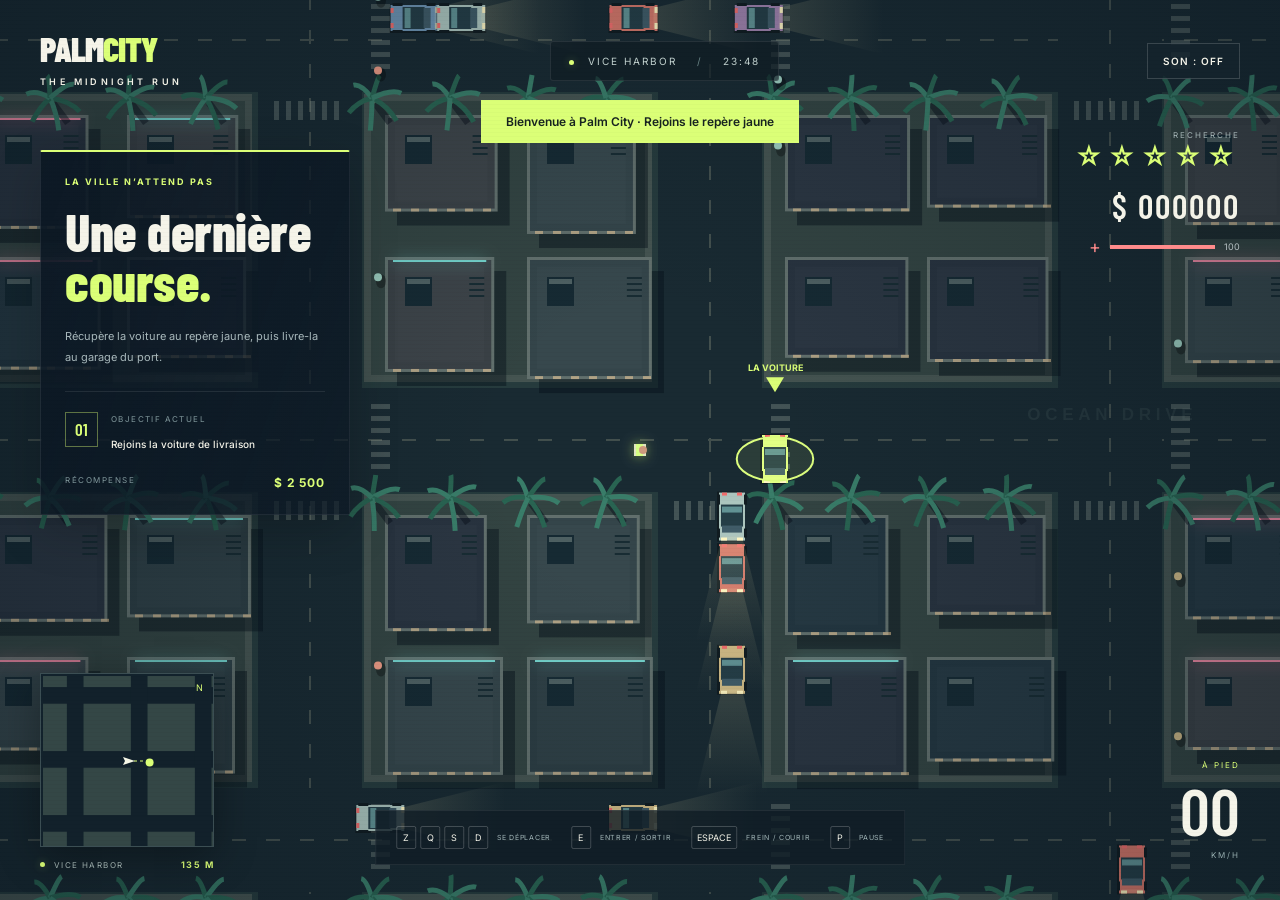
<file: index.html>
<!doctype html>
<html lang="fr"><head><meta charset="utf-8"><meta name="viewport" content="width=device-width,initial-scale=1"><title>PALM CITY — Midnight Run</title><link rel="stylesheet" href="style.css"></head><body>
<canvas id="game" aria-label="Jeu Palm City en vue du dessus"></canvas>
<div class="grain"></div>
<header><a class="brand" href="./">PALM<span>CITY</span><small>THE MIDNIGHT RUN</small></a><div class="district"><i></i> VICE HARBOR <span> / </span> 23:48</div><button id="sound" title="Activer ou couper le son">SON : OFF</button></header>
<aside class="mission"><div class="eyebrow">LA VILLE N’ATTEND PAS</div><h1>Une dernière<br><em>course.</em></h1><p id="brief">Récupère la voiture au repère jaune,<br>puis livre-la au garage du port.</p><div class="objective"><span id="step">01</span><div><small>OBJECTIF ACTUEL</small><strong id="objective">Rejoins la voiture de livraison</strong></div></div><div class="reward">RÉCOMPENSE <b id="reward">$ 2 500</b></div></aside>
<section class="stats"><div class="wanted"><span>RECHERCHE</span><b id="stars">☆☆☆☆☆</b></div><div class="cash" id="cash">$ 000000</div><div class="health"><span>+</span><div><i id="health"></i></div><small id="hp">100</small></div></section>
<div id="toast" role="status"></div>
<div class="bottom-left"><div class="map-frame"><canvas id="map" width="170" height="170"></canvas><span>N</span></div><div class="map-caption"><i></i> VICE HARBOR <b id="distance">— M</b></div></div>
<div class="controls"><div><kbd>Z</kbd><kbd>Q</kbd><kbd>S</kbd><kbd>D</kbd><span>SE DÉPLACER</span></div><div><kbd>E</kbd><span>ENTRER / SORTIR</span></div><div><kbd>ESPACE</kbd><span>FREIN / COURIR</span></div><div><kbd>P</kbd><span>PAUSE</span></div></div>
<div class="speed"><small id="mode">À PIED</small><strong id="speed">00</strong><span>KM/H</span></div>
<div id="overlay" class="hidden"><div class="modal"><div class="eyebrow">PALM CITY / MIDNIGHT RUN</div><h2 id="overlay-title">En pause.</h2><p id="overlay-text">La nuit est encore jeune.</p><button id="resume">REPRENDRE LA COURSE ↗</button></div></div>
<div class="mobile"><button data-key="w">▲</button><button data-key="a">◀</button><button data-key="s">▼</button><button data-key="d">▶</button><button data-key="e">E</button><button data-key=" ">●</button></div>
<script src="game.js"></script></body></html>
</file>
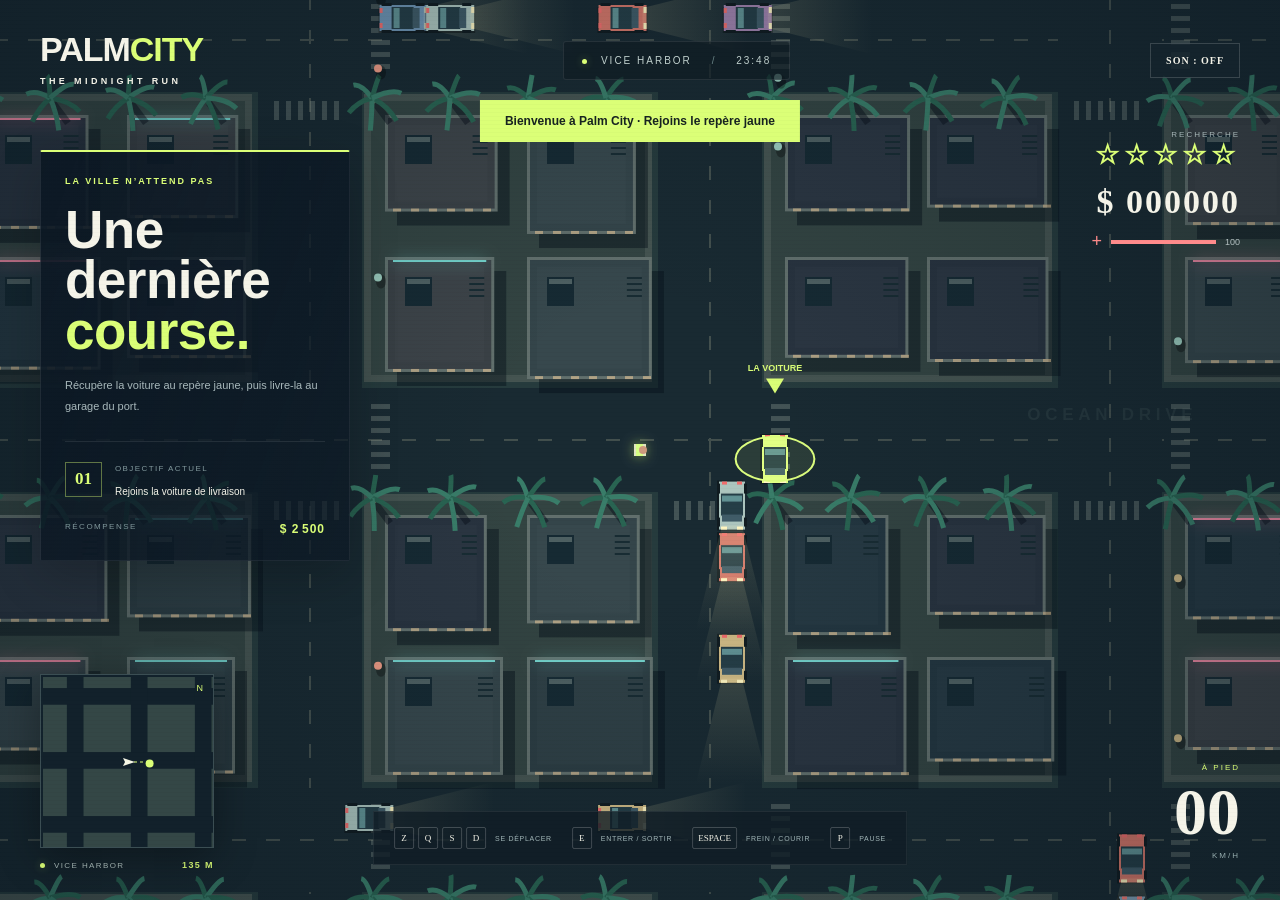
<file: Palm-City.html>
<!doctype html>
<html lang="fr">
  <head>
    <meta charset="utf-8" />
    <meta name="viewport" content="width=device-width,initial-scale=1" />
    <title>PALM CITY — Midnight Run</title>
    <style>
      :root {
        --lime: #dbff77;
        --white: #f5f4e9;
      }
      * {
        box-sizing: border-box;
      }
      body {
        margin: 0;
        overflow: hidden;
        background: #101d25;
        color: var(--white);
        font-family: Inter, Arial, sans-serif;
      }
      #game {
        display: block;
        width: 100vw;
        height: 100vh;
      }
      .grain {
        position: fixed;
        inset: 0;
        pointer-events: none;
        background: repeating-linear-gradient(
          0deg,
          transparent,
          transparent 3px,
          #00000009 4px
        );
        z-index: 1;
      }
      header {
        position: absolute;
        top: 35px;
        left: 40px;
        right: 40px;
        display: flex;
        align-items: center;
        justify-content: space-between;
      }
      .brand {
        text-decoration: none;
        color: var(--white);
        font:
          900 34px/0.85 "Barlow Condensed",
          Impact,
          sans-serif;
        letter-spacing: -1px;
      }
      .brand span {
        color: var(--lime);
      }
      .brand small {
        display: block;
        font:
          600 9px Inter,
          sans-serif;
        letter-spacing: 3.4px;
        margin-top: 12px;
      }
      .district {
        font-size: 10px;
        letter-spacing: 2px;
        color: #c1d1ce;
        background: #101b23aa;
        border: 1px solid #ffffff16;
        padding: 13px 18px;
        border-radius: 3px;
      }
      .district i,
      .map-caption i {
        display: inline-block;
        width: 5px;
        height: 5px;
        border-radius: 50%;
        background: var(--lime);
        margin-right: 9px;
        box-shadow: 0 0 9px #dbff7755;
      }
      .district span {
        margin: 0 15px;
        color: #6a8587;
      }
      button {
        cursor: pointer;
        color: var(--white);
        background: #14242ccc;
        border: 1px solid #ffffff28;
        padding: 11px 15px;
        font: 600 10px Inter;
        letter-spacing: 1px;
      }
      .mission {
        position: absolute;
        left: 40px;
        top: 150px;
        width: 310px;
        padding: 24px;
        background: linear-gradient(110deg, #0c1824ef, #0c1824ad);
        border: 1px solid #ffffff12;
        border-top: 2px solid var(--lime);
        border-radius: 2px;
        box-shadow: 0 15px 50px #0003;
      }
      .eyebrow {
        font-size: 9px;
        letter-spacing: 2px;
        color: var(--lime);
        font-weight: 700;
      }
      h1 {
        font:
          800 53px/0.95 "Barlow Condensed",
          Impact,
          sans-serif;
        letter-spacing: -0.5px;
        margin: 19px 0;
      }
      h1 em {
        color: var(--lime);
        font-style: normal;
      }
      .mission p {
        font-size: 11px;
        line-height: 1.9;
        color: #a9b9bc;
        margin-bottom: 24px;
      }
      .objective {
        display: flex;
        gap: 13px;
        border-top: 1px solid #ffffff16;
        padding-top: 20px;
      }
      .objective > span {
        border: 1px solid #dbff7766;
        color: var(--lime);
        font: 600 17px "Barlow Condensed";
        padding: 6px 9px;
        height: 35px;
      }
      .objective small {
        display: block;
        color: #82999d;
        font-size: 8px;
        letter-spacing: 1.4px;
        margin: 2px 0 8px;
      }
      .objective strong {
        font-size: 10px;
        font-weight: 500;
      }
      .reward {
        font-size: 8px;
        letter-spacing: 1.5px;
        color: #82999d;
        display: flex;
        justify-content: space-between;
        margin-top: 23px;
      }
      .reward b {
        color: var(--lime);
        font-size: 12px;
        letter-spacing: 1px;
      }
      .stats {
        position: absolute;
        right: 40px;
        top: 130px;
        text-align: right;
      }
      .wanted > span {
        font-size: 8px;
        letter-spacing: 2px;
        display: block;
        color: #a7b7b8;
      }
      .wanted b {
        font-size: 27px;
        letter-spacing: 5px;
        color: var(--lime);
      }
      .cash {
        font: 600 34px "Barlow Condensed";
        letter-spacing: 2px;
        margin-top: 12px;
      }
      .health {
        display: flex;
        align-items: center;
        justify-content: flex-end;
        gap: 9px;
        margin-top: 10px;
      }
      .health > span {
        color: #ff8b8b;
        font-size: 18px;
      }
      .health > div {
        width: 105px;
        height: 4px;
        background: #ffffff22;
      }
      .health i {
        display: block;
        background: #ff8b8b;
        width: 100%;
        height: 100%;
      }
      .health small {
        font-size: 9px;
        color: #b7c2c4;
      }
      .bottom-left {
        position: absolute;
        bottom: 30px;
        left: 40px;
      }
      .map-frame {
        width: 174px;
        height: 174px;
        padding: 2px;
        border: 1px solid #a9c4bb45;
        position: relative;
        background: #12222c;
        box-shadow: 0 10px 40px #0005;
      }
      .map-frame > span {
        position: absolute;
        top: 8px;
        right: 10px;
        font-size: 9px;
        color: var(--lime);
      }
      .map-caption {
        font-size: 8px;
        letter-spacing: 1.4px;
        margin-top: 12px;
        color: #b0c2c0;
        display: flex;
        align-items: center;
      }
      .map-caption b {
        color: var(--lime);
        margin-left: auto;
        font-size: 9px;
      }
      .controls {
        position: absolute;
        bottom: 35px;
        left: 50%;
        transform: translateX(-50%);
        display: flex;
        gap: 20px;
        padding: 15px 20px;
        background: #101c25c9;
        border: 1px solid #ffffff12;
        white-space: nowrap;
      }
      .controls > div {
        display: flex;
        gap: 4px;
        align-items: center;
      }
      .controls span {
        font-size: 7px;
        letter-spacing: 0.7px;
        color: #a2b6b8;
        margin-left: 5px;
      }
      kbd {
        font: 9px Inter;
        border: 1px solid #ffffff32;
        padding: 5px;
        min-width: 20px;
        text-align: center;
        border-radius: 2px;
      }
      .speed {
        position: absolute;
        bottom: 38px;
        right: 40px;
        text-align: right;
      }
      .speed small {
        display: block;
        font-size: 8px;
        letter-spacing: 2px;
        color: var(--lime);
      }
      .speed strong {
        font: 600 66px/0.95 "Barlow Condensed";
        display: block;
        margin-top: 9px;
      }
      .speed > span {
        font-size: 8px;
        letter-spacing: 2px;
        color: #96adae;
      }
      #toast {
        position: absolute;
        top: 100px;
        left: 50%;
        transform: translateX(-50%);
        padding: 14px 25px;
        background: #dbff77;
        color: #172320;
        font-size: 12px;
        font-weight: 600;
        opacity: 0;
        transition: opacity 0.2s;
        pointer-events: none;
      }
      #toast.show {
        opacity: 1;
      }
      #overlay {
        position: absolute;
        inset: 0;
        background: #071018b8;
        backdrop-filter: blur(7px);
        display: grid;
        place-items: center;
        z-index: 5;
      }
      .hidden {
        display: none !important;
      }
      .modal {
        padding: 40px;
        width: min(440px, 90vw);
        background: #12252d;
        border-top: 3px solid var(--lime);
      }
      h2 {
        font: 700 52px "Barlow Condensed";
        margin: 20px 0;
      }
      .modal p {
        font-size: 13px;
        color: #a4b8bb;
        line-height: 1.8;
      }
      .modal button {
        background: var(--lime);
        color: #14242b;
        margin-top: 20px;
      }
      .mobile {
        display: none;
      }
      @media (max-width: 900px) {
        header {
          top: 20px;
          left: 20px;
          right: 20px;
        }
        .district {
          display: none;
        }
        .mission {
          left: 20px;
          top: 110px;
          width: 240px;
          padding: 18px;
        }
        h1 {
          font-size: 40px;
        }
        .stats {
          right: 20px;
          top: 110px;
        }
        .controls {
          bottom: 15px;
          gap: 10px;
          padding: 10px;
        }
        .controls span {
          display: none;
        }
        .bottom-left {
          left: 20px;
          bottom: 65px;
        }
        .map-frame {
          width: 124px;
          height: 124px;
        }
        .map-frame canvas {
          width: 118px;
          height: 118px;
        }
        .speed {
          right: 20px;
          bottom: 70px;
        }
      }
      @media (pointer: coarse) {
        .controls {
          display: none;
        }
        .mobile {
          position: absolute;
          bottom: 12px;
          left: 20px;
          right: 20px;
          display: flex;
          gap: 8px;
          justify-content: center;
        }
        .mobile button {
          width: 45px;
          height: 43px;
          touch-action: none;
        }
        .mission p {
          display: none;
        }
        .mission {
          top: 100px;
        }
        .objective {
          padding-top: 12px;
        }
        .reward {
          margin-top: 14px;
        }
      }
      @media (max-width: 560px) {
        .mission {
          top: 100px;
          width: calc(100% - 40px);
          padding: 15px;
        }
        .mission h1 {
          font-size: 31px;
          margin: 12px 0;
        }
        .mission h1 br {
          display: none;
        }
        .mission h1 em:before {
          content: " ";
        }
        .mission .eyebrow {
          font-size: 8px;
        }
        .mission .reward {
          position: absolute;
          right: 15px;
          top: 5px;
          gap: 8px;
          font-size: 7px;
          letter-spacing: 0.5px;
        }
        .mission .reward b {
          font-size: 10px;
        }
        .mission p {
          display: none;
        }
        .mission .objective {
          padding-top: 10px;
        }
        .stats {
          top: 270px;
        }
        .wanted b {
          font-size: 21px;
        }
        .cash {
          font-size: 28px;
        }
        #toast {
          top: 78px;
          width: calc(100% - 40px);
          text-align: center;
          font-size: 10px;
          padding: 10px;
          z-index: 2;
        }
        .map-caption {
          font-size: 7px;
        }
        .mobile button {
          padding: 8px;
          font-family: Arial, sans-serif;
        }
      }
    </style>
  </head>
  <body>
    <canvas id="game" aria-label="Jeu Palm City en vue du dessus"></canvas>
    <div class="grain"></div>
    <header>
      <a class="brand" href="./"
        >PALM<span>CITY</span><small>THE MIDNIGHT RUN</small></a
      >
      <div class="district"><i></i> VICE HARBOR <span> / </span> 23:48</div>
      <button id="sound" title="Activer ou couper le son">SON : OFF</button>
    </header>
    <aside class="mission">
      <div class="eyebrow">LA VILLE N’ATTEND PAS</div>
      <h1>Une dernière<br /><em>course.</em></h1>
      <p id="brief">
        Récupère la voiture au repère jaune,<br />puis livre-la au garage du
        port.
      </p>
      <div class="objective">
        <span id="step">01</span>
        <div>
          <small>OBJECTIF ACTUEL</small
          ><strong id="objective">Rejoins la voiture de livraison</strong>
        </div>
      </div>
      <div class="reward">RÉCOMPENSE <b id="reward">$ 2 500</b></div>
    </aside>
    <section class="stats">
      <div class="wanted"><span>RECHERCHE</span><b id="stars">☆☆☆☆☆</b></div>
      <div class="cash" id="cash">$ 000000</div>
      <div class="health">
        <span>+</span>
        <div><i id="health"></i></div>
        <small id="hp">100</small>
      </div>
    </section>
    <div id="toast" role="status"></div>
    <div class="bottom-left">
      <div class="map-frame">
        <canvas id="map" width="170" height="170"></canvas><span>N</span>
      </div>
      <div class="map-caption">
        <i></i> VICE HARBOR <b id="distance">— M</b>
      </div>
    </div>
    <div class="controls">
      <div>
        <kbd>Z</kbd><kbd>Q</kbd><kbd>S</kbd><kbd>D</kbd><span>SE DÉPLACER</span>
      </div>
      <div><kbd>E</kbd><span>ENTRER / SORTIR</span></div>
      <div><kbd>ESPACE</kbd><span>FREIN / COURIR</span></div>
      <div><kbd>P</kbd><span>PAUSE</span></div>
    </div>
    <div class="speed">
      <small id="mode">À PIED</small><strong id="speed">00</strong
      ><span>KM/H</span>
    </div>
    <div id="overlay" class="hidden">
      <div class="modal">
        <div class="eyebrow">PALM CITY / MIDNIGHT RUN</div>
        <h2 id="overlay-title">En pause.</h2>
        <p id="overlay-text">La nuit est encore jeune.</p>
        <button id="resume">REPRENDRE LA COURSE ↗</button>
      </div>
    </div>
    <div class="mobile">
      <button data-key="w">▲</button><button data-key="a">◀</button
      ><button data-key="s">▼</button><button data-key="d">▶</button
      ><button data-key="e">E</button><button data-key=" ">●</button>
    </div>
    <script>
      "use strict";
      const canvas = document.querySelector("#game"),
        ctx = canvas.getContext("2d"),
        mini = document.querySelector("#map"),
        mc = mini.getContext("2d");
      const $ = (s) => document.querySelector(s),
        TAU = Math.PI * 2,
        WORLD = 3200,
        BLOCK = 400,
        ROAD = 104;
      let width,
        height,
        dpr,
        clock = 0,
        last = 0,
        paused = false,
        dead = false,
        stage = 0,
        deliveries = 0,
        money = 0,
        wanted = 0,
        heat = 0,
        health = 100,
        inCar = null,
        toastUntil = 0,
        sound = false,
        audio;
      const keys = {},
        player = { x: 1530, y: 1610, a: 0 },
        camera = { x: player.x, y: player.y },
        goal = { x: 2720, y: 1210 },
        cars = [],
        cops = [],
        people = [],
        buildings = [],
        palms = [],
        sparks = [];
      let seed = 42;
      function random() {
        seed = (seed * 1664525 + 1013904223) >>> 0;
        return seed / 4294967296;
      }
      function range(a, b) {
        return a + random() * (b - a);
      }
      function resize() {
        dpr = Math.min(devicePixelRatio || 1, 2);
        width = innerWidth;
        height = innerHeight;
        canvas.width = width * dpr;
        canvas.height = height * dpr;
        ctx.setTransform(dpr, 0, 0, dpr, 0, 0);
      }
      addEventListener("resize", resize);
      resize();
      function toast(t) {
        $("#toast").textContent = t;
        $("#toast").classList.add("show");
        toastUntil = clock + 4;
      }
      function rect(x, y, w, h, c) {
        ctx.fillStyle = c;
        ctx.fillRect(x, y, w, h);
      }
      for (let x = 0; x < 7; x++) {
        for (let y = 0; y < 8; y++) {
          const bx = x * BLOCK + ROAD / 2 + 23,
            by = y * BLOCK + ROAD / 2 + 23;
          for (let i = 0; i < 2; i++) {
            for (let j = 0; j < 2; j++) {
              buildings.push({
                x: bx + i * 142,
                y: by + j * 142,
                w: range(100, 128),
                h: range(92, 123),
                color: ["#233640", "#2c3d43", "#34454a", "#28333f", "#3a4146"][
                  Math.floor(random() * 5)
                ],
                neon: random() > 0.72,
              });
            }
          }
          for (let i = 0; i < 4; i++) {
            palms.push({
              x: x * BLOCK + 65 + i * 78,
              y: y * BLOCK + 63,
              a: range(0, TAU),
            });
          }
        }
      }
      function makeCar(x, y, a, color, traffic = false) {
        return { x, y, a, color, v: 0, traffic, turn: 0, damaged: 0 };
      }
      const missionCar = makeCar(1665, 1619, Math.PI / 2, "#e2ff86");
      cars.push(missionCar);
      for (let i = 0; i < 38; i++) {
        const horizontal = i % 2 === 0,
          lane = 1 + Math.floor(random() * 6);
        cars.push(
          makeCar(
            horizontal ? range(130, 2660) : lane * 400 + 22,
            horizontal ? lane * 400 - 22 : range(100, 3090),
            horizontal ? 0 : Math.PI / 2,
            ["#d37669", "#acc5be", "#cfba85", "#6e94b3", "#9f82ad"][i % 5],
            true,
          ),
        );
      }
      for (let i = 0; i < 65; i++) {
        const x = Math.floor(random() * 7) * 400 + 68;
        people.push({
          x,
          y: range(80, 3100),
          a: range(0, TAU),
          color: ["#ed9b85", "#9ccdbf", "#ceb987"][i % 3],
        });
      }
      function solid(x, y, r = 10) {
        if (x < 40 || x > 2775 || y < 40 || y > 3160) {
          return true;
        }
        return buildings.some(
          (b) =>
            x + r > b.x &&
            x - r < b.x + b.w &&
            y + r > b.y &&
            y - r < b.y + b.h,
        );
      }
      function move(o, dx, dy, r) {
        let hit = false;
        if (!solid(o.x + dx, o.y, r)) {
          o.x += dx;
        } else {
          hit = true;
        }
        if (!solid(o.x, o.y + dy, r)) {
          o.y += dy;
        } else {
          hit = true;
        }
        return hit;
      }
      function interact() {
        if (dead || paused) {
          return;
        }
        if (inCar) {
          let x = inCar.x - Math.sin(inCar.a) * 31,
            y = inCar.y + Math.cos(inCar.a) * 31;
          if (solid(x, y, 8)) {
            toast("Pas assez de place pour sortir ici.");
            return;
          }
          player.x = x;
          player.y = y;
          inCar.v = 0;
          inCar = null;
          toast("À pied · ZQSD ou flèches pour bouger");
        } else {
          let near = cars
            .filter((c) => Math.hypot(c.x - player.x, c.y - player.y) < 65)
            .sort(
              (a, b) =>
                Math.hypot(a.x - player.x, a.y - player.y) -
                Math.hypot(b.x - player.x, b.y - player.y),
            )[0];
          if (near) {
            inCar = near;
            near.traffic = false;
            if (near === missionCar && stage === 0) {
              stage = 1;
              toast("Voiture récupérée. Direction le garage du port !");
            } else {
              toast("Au volant · E pour sortir");
            }
          } else {
            toast("Approche-toi d’une voiture pour monter.");
          }
        }
      }
      function togglePause() {
        if (dead) {
          return;
        }
        paused = !paused;
        $("#overlay").classList.toggle("hidden", !paused);
      }
      addEventListener("keydown", (e) => {
        let k = e.key.toLowerCase();
        if (
          [" ", "arrowup", "arrowdown", "arrowleft", "arrowright"].includes(k)
        ) {
          e.preventDefault();
        }
        if (!keys[k]) {
          if (k === "e") {
            interact();
          }
          if (k === "p" || k === "escape") {
            togglePause();
          }
        }
        keys[k] = true;
      });
      addEventListener("keyup", (e) => (keys[e.key.toLowerCase()] = false));
      addEventListener("blur", () => {
        Object.keys(keys).forEach((k) => (keys[k] = false));
        if (!paused && !dead) {
          togglePause();
        }
      });
      for (const b of document.querySelectorAll("[data-key]")) {
        b.addEventListener("pointerdown", (e) => {
          e.preventDefault();
          b.setPointerCapture(e.pointerId);
          const k = b.dataset.key;
          if (k === "e") {
            interact();
          }
          keys[k] = true;
        });
        for (const ev of ["pointerup", "pointercancel"]) {
          b.addEventListener(ev, () => (keys[b.dataset.key] = false));
        }
      }
      $("#resume").onclick = () => {
        if (dead) {
          health = 100;
          wanted = 0;
          heat = 0;
          player.x = 1530;
          player.y = 1610;
          if (inCar) {
            inCar.v = 0;
          }
          inCar = null;
          cops.length = 0;
          dead = false;
          paused = false;
          $("#overlay-title").textContent = "En pause.";
          $("#overlay-text").textContent = "La nuit est encore jeune.";
          $("#resume").textContent = "REPRENDRE LA COURSE ↗";
          $("#overlay").classList.add("hidden");
        } else {
          togglePause();
        }
      };
      $("#sound").onclick = () => {
        sound = !sound;
        $("#sound").textContent = "SON : " + (sound ? "ON" : "OFF");
        if (sound && !audio) {
          audio = new (window.AudioContext || window.webkitAudioContext)();
          const osc = audio.createOscillator(),
            gain = audio.createGain();
          osc.type = "triangle";
          osc.frequency.value = 55;
          gain.gain.value = 0.025;
          osc.connect(gain).connect(audio.destination);
          osc.start();
          audio.engine = osc;
          audio.volume = gain;
        }
        if (audio) {
          audio.resume();
          audio.volume.gain.value = sound ? 0.025 : 0;
        }
      };
      function addHeat(n) {
        heat = Math.min(100, heat + n);
        wanted = Math.min(5, Math.ceil(heat / 20));
      }
      function update(dt) {
        clock += dt;
        if (clock > toastUntil) {
          $("#toast").classList.remove("show");
        }
        const up = keys.w || keys.z || keys.arrowup,
          down = keys.s || keys.arrowdown,
          left = keys.a || keys.q || keys.arrowleft,
          right = keys.d || keys.arrowright;
        if (inCar) {
          let c = inCar;
          c.v += (up ? 240 : down ? -160 : 0) * dt;
          c.v *= Math.pow(keys[" "] ? 0.12 : 0.58, dt);
          c.v = Math.max(-110, Math.min(410, c.v));
          c.a +=
            ((right ? 1 : 0) - (left ? 1 : 0)) *
            dt *
            2.6 *
            Math.min(1, Math.abs(c.v) / 65) *
            (c.v < 0 ? -1 : 1);
          if (move(c, Math.cos(c.a) * c.v * dt, Math.sin(c.a) * c.v * dt, 14)) {
            if (Math.abs(c.v) > 75) {
              health -= Math.abs(c.v) * 0.035;
              addHeat(4);
              for (let j = 0; j < 8; j++) {
                sparks.push({
                  x: c.x,
                  y: c.y,
                  vx: range(-100, 100),
                  vy: range(-100, 100),
                  life: 0.4,
                });
              }
            }
            c.v *= -0.23;
          }
          player.x = c.x;
          player.y = c.y;
          player.a = c.a;
        } else {
          let dx = (right ? 1 : 0) - (left ? 1 : 0),
            dy = (down ? 1 : 0) - (up ? 1 : 0),
            len = Math.hypot(dx, dy);
          if (len) {
            player.a = Math.atan2(dy, dx);
            const speed = keys[" "] ? 200 : 120;
            move(player, (dx / len) * speed * dt, (dy / len) * speed * dt, 8);
          }
        }
        for (const c of cars) {
          if (c !== inCar && c.traffic) {
            c.v = 75;
            move(c, Math.cos(c.a) * c.v * dt, Math.sin(c.a) * c.v * dt, 14);
            if (c.x > 2740) {
              c.x = 70;
            }
            if (c.y > 3120) {
              c.y = 70;
            }
          }
          if (
            c !== inCar &&
            inCar &&
            Math.hypot(c.x - inCar.x, c.y - inCar.y) < 32 &&
            Math.abs(inCar.v) > 55
          ) {
            health -= 2;
            addHeat(8);
            inCar.v *= -0.4;
            toast("Collision signalée · La police te recherche");
          }
        }
        for (const p of people) {
          p.y += Math.sin(p.a) * dt * 15;
          if (p.y < 70 || p.y > 3120) {
            p.a += Math.PI;
          }
          if (
            inCar &&
            Math.hypot(p.x - player.x, p.y - player.y) < 20 &&
            Math.abs(inCar.v) > 40
          ) {
            addHeat(18);
            p.y += 65;
            inCar.v *= 0.7;
            toast("Conduite dangereuse signalée");
          }
        }
        heat = Math.max(0, heat - dt * 1.5);
        wanted = Math.min(5, Math.ceil(heat / 20));
        while (cops.length < wanted) {
          const a = range(0, TAU);
          cops.push({
            x: Math.max(55, Math.min(2750, player.x + Math.cos(a) * 550)),
            y: Math.max(55, Math.min(3150, player.y + Math.sin(a) * 550)),
            a: 0,
            v: 140,
            color: "#d4d9d7",
          });
        }
        if (!wanted) {
          cops.length = 0;
        }
        for (const c of cops) {
          c.a = Math.atan2(player.y - c.y, player.x - c.x);
          move(c, Math.cos(c.a) * 145 * dt, Math.sin(c.a) * 145 * dt, 13);
          if (Math.hypot(c.x - player.x, c.y - player.y) < 35) {
            health -= dt * 12;
            if (inCar) {
              inCar.v *= 0.98;
            }
          }
        }
        if (
          stage === 1 &&
          inCar === missionCar &&
          Math.hypot(player.x - goal.x, player.y - goal.y) < 75 &&
          Math.abs(inCar.v) < 75
        ) {
          money += 2500 + deliveries * 500;
          deliveries++;
          stage = 2;
          heat = Math.max(0, heat - 20);
          toast("Livraison réussie ! + $ " + (2000 + deliveries * 500));
          setTimeout(() => {
            if (stage === 2) {
              goal.x = deliveries % 2 ? 80 : 2720;
              goal.y = [810, 2410, 1610][deliveries % 3];
              stage = 1;
              toast("Nouveau contrat disponible · Rejoins le repère jaune");
            }
          }, 3500);
        }
        if (health <= 0) {
          health = 0;
          dead = true;
          paused = true;
          $("#overlay-title").textContent = "Fin de la cavale.";
          $("#overlay-text").textContent =
            `La ville a eu le dernier mot. Butin : $ ${money.toLocaleString("fr-FR")}. Reprends la route et tente une nouvelle livraison.`;
          $("#resume").textContent = "RETOURNER EN VILLE ↗";
          $("#overlay").classList.remove("hidden");
        }
        for (const s of sparks) {
          s.x += s.vx * dt;
          s.y += s.vy * dt;
          s.life -= dt;
        }
        while (sparks.length && sparks[0].life < 0) {
          sparks.shift();
        }
        camera.x += (player.x - camera.x) * Math.min(1, dt * 5);
        camera.y += (player.y - camera.y) * Math.min(1, dt * 5);
        $("#cash").textContent = "$ " + String(money).padStart(6, "0");
        $("#stars").textContent = "★".repeat(wanted) + "☆".repeat(5 - wanted);
        $("#health").style.width = health + "%";
        $("#hp").textContent = Math.ceil(health);
        $("#speed").textContent = String(
          inCar ? Math.round(Math.abs(inCar.v) * 0.37) : 0,
        ).padStart(2, "0");
        $("#mode").textContent = inCar ? "AU VOLANT" : "À PIED";
        $("#step").textContent = stage === 0 ? "01" : stage === 1 ? "02" : "✓";
        $("#objective").textContent =
          stage === 0
            ? "Rejoins la voiture de livraison"
            : stage === 1
              ? "Livre la voiture au repère jaune"
              : "Livraison réussie !";
        $("#brief").textContent =
          stage === 1
            ? "Garde la voiture en état. Ralentis dans la zone jaune du garage pour livrer."
            : stage === 2
              ? "Beau travail. Ton prochain contrat arrive…"
              : "Récupère la voiture au repère jaune, puis livre-la au garage du port.";
        $("#reward").textContent =
          "$ " + (2500 + deliveries * 500).toLocaleString("fr-FR");
        const target = stage === 0 ? missionCar : goal;
        $("#distance").textContent =
          Math.round(Math.hypot(target.x - player.x, target.y - player.y)) +
          " M";
        if (audio) {
          audio.engine.frequency.value =
            45 + (inCar ? Math.abs(inCar.v) * 0.35 : 0);
        }
      }
      function drawCar(c, police = false) {
        ctx.save();
        ctx.translate(c.x, c.y);
        ctx.rotate(c.a);
        rect(-25, -11, 50, 26, "#0005");
        rect(-24, -13, 48, 26, c.color);
        rect(-12, -11, 22, 22, police ? "#233843" : "#253e47");
        rect(-10, -10, 6, 20, "#619294");
        rect(9, -10, 7, 20, "#405c68");
        rect(-22, -15, 10, 3, "#111c21");
        rect(12, -15, 9, 3, "#111c21");
        rect(-22, 12, 10, 3, "#111c21");
        rect(12, 12, 9, 3, "#111c21");
        rect(21, -11, 3, 6, "#fff6c3");
        rect(21, 5, 3, 6, "#fff6c3");
        rect(-24, -10, 3, 5, "#f16d6c");
        rect(-24, 5, 3, 5, "#f16d6c");
        if (police) {
          rect(
            -1,
            -10,
            5,
            10,
            Math.sin(clock * 15) > 0 ? "#4cafff" : "#fa606f",
          );
          rect(-1, 0, 5, 10, Math.sin(clock * 15) > 0 ? "#fa606f" : "#4cafff");
        }
        if (c === inCar || c.traffic) {
          const beam = ctx.createLinearGradient(20, 0, 125, 0);
          beam.addColorStop(0, "#fff4b824");
          beam.addColorStop(1, "#fff4b800");
          ctx.fillStyle = beam;
          ctx.beginPath();
          ctx.moveTo(20, -10);
          ctx.lineTo(140, -40);
          ctx.lineTo(140, 40);
          ctx.lineTo(20, 10);
          ctx.fill();
        }
        ctx.restore();
      }
      function marker(x, y, label) {
        const pulse = 5 * Math.sin(clock * 3);
        ctx.strokeStyle = "#ddff7f";
        ctx.lineWidth = 2;
        ctx.beginPath();
        ctx.ellipse(x, y, 43 + pulse, 24 + pulse / 2, 0, 0, TAU);
        ctx.stroke();
        ctx.fillStyle = "#dbff7717";
        ctx.fill();
        ctx.fillStyle = "#dbff77";
        ctx.beginPath();
        ctx.moveTo(x, y - 62 + Math.sin(clock * 3) * 5);
        ctx.lineTo(x - 9, y - 77 + Math.sin(clock * 3) * 5);
        ctx.lineTo(x + 9, y - 77 + Math.sin(clock * 3) * 5);
        ctx.fill();
        ctx.font = "bold 9px Inter,Arial";
        ctx.textAlign = "center";
        ctx.fillText(label, x, y - 88);
      }
      function draw() {
        ctx.setTransform(dpr, 0, 0, dpr, 0, 0);
        rect(0, 0, width, height, "#142c35");
        ctx.save();
        ctx.translate(width / 2 - camera.x, height / 2 - camera.y);
        rect(0, 0, 2800, 3200, "#263b3d");
        // Coast and harbor
        rect(2800, 0, 400, 3200, "#133442");
        for (let y = 0; y < 3200; y += 32) {
          rect(2820 + (y % 96), y, 160, 1, "#477b8026");
        }
        rect(2780, 0, 22, 3200, "#9b948055");
        for (let y = 400; y < 3200; y += 800) {
          rect(2800, y, 210, 35, "#62686a");
          rect(2990, y - 40, 16, 110, "#5b6669");
        }
        for (let i = 0; i <= 8; i++) {
          rect(i * BLOCK - ROAD / 2, 0, ROAD, 3200, "#192a32");
          rect(0, i * BLOCK - ROAD / 2, 2800, ROAD, "#192a32");
          ctx.strokeStyle = "#b8b79a44";
          ctx.lineWidth = 2;
          ctx.setLineDash([14, 20]);
          ctx.beginPath();
          ctx.moveTo(i * 400, 0);
          ctx.lineTo(i * 400, 3200);
          ctx.moveTo(0, i * 400);
          ctx.lineTo(2800, i * 400);
          ctx.stroke();
          ctx.setLineDash([]);
        }
        for (let i = 0; i < 7; i++) {
          for (let j = 0; j < 8; j++) {
            for (let k = 0; k < 6; k++) {
              rect(i * 400 + 61, j * 400 - 36 + k * 12, 19, 5, "#a5b3a64d");
              rect(i * 400 - 36 + k * 12, j * 400 + 61, 5, 19, "#a5b3a64d");
            }
            rect(i * 400 + 54, j * 400 + 54, 288, 288, "#455451");
            rect(i * 400 + 61, j * 400 + 61, 274, 274, "#334442");
          }
        }
        for (const b of buildings) {
          if (
            Math.abs(b.x - camera.x) > width / 2 + 200 ||
            Math.abs(b.y - camera.y) > height / 2 + 200
          ) {
            continue;
          }
          rect(b.x + 12, b.y + 14, b.w, b.h, "#07131b77");
          rect(b.x, b.y, b.w, b.h, "#62706d");
          rect(b.x + 3, b.y + 3, b.w - 6, b.h - 6, b.color);
          rect(b.x + 10, b.y + 10, b.w - 20, b.h - 20, "#ffffff04");
          rect(b.x + 20, b.y + 20, 27, 29, "#162a33");
          rect(b.x + 22, b.y + 22, 23, 5, "#4e6062");
          for (let k = 0; k < 4; k++) {
            rect(b.x + b.w - 25, b.y + 20 + k * 6, 15, 2, "#182c33");
          }
          for (let k = 0; k < b.w - 10; k += 18) {
            rect(b.x + 8 + k, b.y + b.h - 3, 8, 3, "#f5d19c88");
          }
          if (b.neon) {
            ctx.shadowBlur = 15;
            ctx.shadowColor = b.x % 3 > 1 ? "#ee89a3" : "#75d5ce";
            rect(b.x + 8, b.y + 3, b.w - 16, 2, ctx.shadowColor);
            ctx.shadowBlur = 0;
          }
        }
        ctx.font = "600 17px Arial";
        ctx.textAlign = "center";
        ctx.fillStyle = "#abc1b518";
        ctx.fillText("O C E A N   D R I V E", 2000, 1580);
        ctx.save();
        ctx.translate(2750, 1550);
        ctx.rotate(-Math.PI / 2);
        ctx.fillText("V I C E   H A R B O R", 0, 0);
        ctx.restore();
        for (const p of palms) {
          if (
            Math.abs(p.x - camera.x) > width / 2 + 100 ||
            Math.abs(p.y - camera.y) > height / 2 + 100
          ) {
            continue;
          }
          ctx.strokeStyle = "#090f1977";
          ctx.lineWidth = 7;
          ctx.beginPath();
          ctx.moveTo(p.x, p.y);
          ctx.lineTo(p.x + 15, p.y + 20);
          ctx.stroke();
          ctx.strokeStyle = "#6d7964";
          ctx.lineWidth = 3;
          ctx.beginPath();
          ctx.moveTo(p.x, p.y);
          ctx.lineTo(p.x - 3, p.y - 5);
          ctx.stroke();
          for (let i = 0; i < 6; i++) {
            let a = p.a + (i * TAU) / 6;
            ctx.strokeStyle = i % 2 ? "#397d69" : "#296452";
            ctx.lineWidth = 5;
            ctx.beginPath();
            ctx.moveTo(p.x - 3, p.y - 5);
            ctx.quadraticCurveTo(
              p.x + Math.cos(a) * 18,
              p.y + Math.sin(a) * 18 - 8,
              p.x + Math.cos(a) * 28,
              p.y + Math.sin(a) * 28,
            );
            ctx.stroke();
          }
        }
        for (const p of people) {
          ctx.fillStyle = "#0005";
          ctx.beginPath();
          ctx.ellipse(p.x + 3, p.y + 4, 5, 7, 0, 0, TAU);
          ctx.fill();
          ctx.fillStyle = p.color;
          ctx.beginPath();
          ctx.arc(p.x, p.y, 4, 0, TAU);
          ctx.fill();
        }
        for (const c of cars) {
          drawCar(c);
        }
        for (const c of cops) {
          drawCar(c, true);
        }
        if (!inCar) {
          ctx.save();
          ctx.translate(player.x, player.y);
          ctx.rotate(player.a);
          ctx.shadowBlur = 12;
          ctx.shadowColor = "#dbff7755";
          rect(-6, -6, 12, 12, "#e1e3c8");
          rect(-4, -6, 7, 12, "#d6ff85");
          ctx.shadowBlur = 0;
          ctx.fillStyle = "#ce9a7e";
          ctx.beginPath();
          ctx.arc(3, 0, 4, 0, TAU);
          ctx.fill();
          ctx.restore();
          const near = cars.some(
            (c) => Math.hypot(c.x - player.x, c.y - player.y) < 65,
          );
          if (near) {
            ctx.font = "bold 10px Arial";
            ctx.textAlign = "center";
            ctx.fillStyle = "#e6ffad";
            ctx.fillText("[ E ] MONTER", player.x, player.y - 28);
          }
        }
        if (stage === 0) {
          marker(missionCar.x, missionCar.y, "LA VOITURE");
        } else {
          marker(
            goal.x,
            goal.y,
            stage === 2 ? "LIVRAISON RÉUSSIE" : "GARAGE / RALENTIR",
          );
        }
        for (const s of sparks) {
          rect(s.x, s.y, 3, 3, "#ffd992");
        }
        ctx.restore();
        const vignette = ctx.createRadialGradient(
          width / 2,
          height / 2,
          height * 0.15,
          width / 2,
          height / 2,
          width * 0.75,
        );
        vignette.addColorStop(0, "#07121b00");
        vignette.addColorStop(1, "#040e1966");
        ctx.fillStyle = vignette;
        ctx.fillRect(0, 0, width, height);
        // Direction to the active objective, always visible beside the player.
        const target = stage === 0 ? missionCar : goal,
          angle = Math.atan2(target.y - player.y, target.x - player.x);
        if (Math.hypot(target.x - player.x, target.y - player.y) > 240) {
          ctx.save();
          ctx.translate(
            width / 2 + Math.cos(angle) * 100,
            height / 2 + Math.sin(angle) * 100,
          );
          ctx.rotate(angle);
          ctx.fillStyle = "#dbff77";
          ctx.beginPath();
          ctx.moveTo(9, 0);
          ctx.lineTo(-5, -6);
          ctx.lineTo(-2, 0);
          ctx.lineTo(-5, 6);
          ctx.fill();
          ctx.restore();
        }
        drawMap();
      }
      function drawMap() {
        mc.fillStyle = "#142832";
        mc.fillRect(0, 0, 170, 170);
        const scale = 0.16;
        mc.save();
        mc.translate(85 - player.x * scale, 85 - player.y * scale);
        mc.fillStyle = "#344746";
        mc.fillRect(0, 0, 2800 * scale, 3200 * scale);
        mc.fillStyle = "#12212b";
        for (let i = 0; i <= 8; i++) {
          mc.fillRect((i * 400 - 52) * scale, 0, 104 * scale, 3200 * scale);
          mc.fillRect(0, (i * 400 - 52) * scale, 2800 * scale, 104 * scale);
        }
        const target = stage === 0 ? missionCar : goal;
        mc.strokeStyle = "#dbff7780";
        mc.lineWidth = 2;
        mc.setLineDash([3, 3]);
        mc.beginPath();
        mc.moveTo(player.x * scale, player.y * scale);
        mc.lineTo(target.x * scale, player.y * scale);
        mc.lineTo(target.x * scale, target.y * scale);
        mc.stroke();
        mc.setLineDash([]);
        mc.fillStyle = "#dbff77";
        mc.beginPath();
        mc.arc(target.x * scale, target.y * scale, 4, 0, TAU);
        mc.fill();
        for (const c of cops) {
          mc.fillStyle = "#ff707e";
          mc.fillRect(c.x * scale - 2, c.y * scale - 2, 4, 4);
        }
        mc.restore();
        mc.save();
        mc.translate(85, 85);
        mc.rotate(player.a);
        mc.fillStyle = "#f7f8e7";
        mc.beginPath();
        mc.moveTo(7, 0);
        mc.lineTo(-5, -4);
        mc.lineTo(-3, 0);
        mc.lineTo(-5, 4);
        mc.fill();
        mc.restore();
      }
      function frame(t) {
        let dt = Math.min((t - last) / 1000, 0.04);
        last = t;
        if (!paused) {
          update(dt);
        }
        draw();
        requestAnimationFrame(frame);
      }
      requestAnimationFrame(frame);
      toast("Bienvenue à Palm City · Rejoins le repère jaune");
    </script>
  </body>
</html>
</file>
<file: style.css>
@import url('https://fonts.googleapis.com/css2?family=Barlow+Condensed:wght@500;600;700;800;900&family=Inter:wght@400;500;600;700&display=swap');
:root{--lime:#dbff77;--white:#f5f4e9}*{box-sizing:border-box}body{margin:0;overflow:hidden;background:#101d25;color:var(--white);font-family:Inter,Arial,sans-serif}#game{display:block;width:100vw;height:100vh}.grain{position:fixed;inset:0;pointer-events:none;background:repeating-linear-gradient(0deg,transparent,transparent 3px,#00000009 4px);z-index:1}header{position:absolute;top:35px;left:40px;right:40px;display:flex;align-items:center;justify-content:space-between}.brand{text-decoration:none;color:var(--white);font:900 34px/.85 'Barlow Condensed',Impact,sans-serif;letter-spacing:-1px}.brand span{color:var(--lime)}.brand small{display:block;font:600 9px Inter,sans-serif;letter-spacing:3.4px;margin-top:12px}.district{font-size:10px;letter-spacing:2px;color:#c1d1ce;background:#101b23aa;border:1px solid #ffffff16;padding:13px 18px;border-radius:3px}.district i,.map-caption i{display:inline-block;width:5px;height:5px;border-radius:50%;background:var(--lime);margin-right:9px;box-shadow:0 0 9px #dbff7755}.district span{margin:0 15px;color:#6a8587}button{cursor:pointer;color:var(--white);background:#14242ccc;border:1px solid #ffffff28;padding:11px 15px;font:600 10px Inter;letter-spacing:1px}.mission{position:absolute;left:40px;top:150px;width:310px;padding:24px;background:linear-gradient(110deg,#0c1824ef,#0c1824ad);border:1px solid #ffffff12;border-top:2px solid var(--lime);border-radius:2px;box-shadow:0 15px 50px #0003}.eyebrow{font-size:9px;letter-spacing:2px;color:var(--lime);font-weight:700}h1{font:800 53px/.95 'Barlow Condensed',Impact,sans-serif;letter-spacing:-.5px;margin:19px 0}h1 em{color:var(--lime);font-style:normal}.mission p{font-size:11px;line-height:1.9;color:#a9b9bc;margin-bottom:24px}.objective{display:flex;gap:13px;border-top:1px solid #ffffff16;padding-top:20px}.objective>span{border:1px solid #dbff7766;color:var(--lime);font:600 17px 'Barlow Condensed';padding:6px 9px;height:35px}.objective small{display:block;color:#82999d;font-size:8px;letter-spacing:1.4px;margin:2px 0 8px}.objective strong{font-size:10px;font-weight:500}.reward{font-size:8px;letter-spacing:1.5px;color:#82999d;display:flex;justify-content:space-between;margin-top:23px}.reward b{color:var(--lime);font-size:12px;letter-spacing:1px}.stats{position:absolute;right:40px;top:130px;text-align:right}.wanted>span{font-size:8px;letter-spacing:2px;display:block;color:#a7b7b8}.wanted b{font-size:27px;letter-spacing:5px;color:var(--lime)}.cash{font:600 34px 'Barlow Condensed';letter-spacing:2px;margin-top:12px}.health{display:flex;align-items:center;justify-content:flex-end;gap:9px;margin-top:10px}.health>span{color:#ff8b8b;font-size:18px}.health>div{width:105px;height:4px;background:#ffffff22}.health i{display:block;background:#ff8b8b;width:100%;height:100%}.health small{font-size:9px;color:#b7c2c4}.bottom-left{position:absolute;bottom:30px;left:40px}.map-frame{width:174px;height:174px;padding:2px;border:1px solid #a9c4bb45;position:relative;background:#12222c;box-shadow:0 10px 40px #0005}.map-frame>span{position:absolute;top:8px;right:10px;font-size:9px;color:var(--lime)}.map-caption{font-size:8px;letter-spacing:1.4px;margin-top:12px;color:#b0c2c0;display:flex;align-items:center}.map-caption b{color:var(--lime);margin-left:auto;font-size:9px}.controls{position:absolute;bottom:35px;left:50%;transform:translateX(-50%);display:flex;gap:20px;padding:15px 20px;background:#101c25c9;border:1px solid #ffffff12;white-space:nowrap}.controls>div{display:flex;gap:4px;align-items:center}.controls span{font-size:7px;letter-spacing:.7px;color:#a2b6b8;margin-left:5px}kbd{font:9px Inter;border:1px solid #ffffff32;padding:5px;min-width:20px;text-align:center;border-radius:2px}.speed{position:absolute;bottom:38px;right:40px;text-align:right}.speed small{display:block;font-size:8px;letter-spacing:2px;color:var(--lime)}.speed strong{font:600 66px/.95 'Barlow Condensed';display:block;margin-top:9px}.speed>span{font-size:8px;letter-spacing:2px;color:#96adae}#toast{position:absolute;top:100px;left:50%;transform:translateX(-50%);padding:14px 25px;background:#dbff77;color:#172320;font-size:12px;font-weight:600;opacity:0;transition:opacity .2s;pointer-events:none}#toast.show{opacity:1}#overlay{position:absolute;inset:0;background:#071018b8;backdrop-filter:blur(7px);display:grid;place-items:center;z-index:5}.hidden{display:none!important}.modal{padding:40px;width:min(440px,90vw);background:#12252d;border-top:3px solid var(--lime)}h2{font:700 52px 'Barlow Condensed';margin:20px 0}.modal p{font-size:13px;color:#a4b8bb;line-height:1.8}.modal button{background:var(--lime);color:#14242b;margin-top:20px}.mobile{display:none}@media(max-width:900px){header{top:20px;left:20px;right:20px}.district{display:none}.mission{left:20px;top:110px;width:240px;padding:18px}h1{font-size:40px}.stats{right:20px;top:110px}.controls{bottom:15px;gap:10px;padding:10px}.controls span{display:none}.bottom-left{left:20px;bottom:65px}.map-frame{width:124px;height:124px}.map-frame canvas{width:118px;height:118px}.speed{right:20px;bottom:70px}}@media(pointer:coarse){.controls{display:none}.mobile{position:absolute;bottom:12px;left:20px;right:20px;display:flex;gap:8px;justify-content:center}.mobile button{width:45px;height:43px;touch-action:none}.mission p{display:none}.mission{top:100px}.objective{padding-top:12px}.reward{margin-top:14px}}
@media(max-width:560px){.mission{top:100px;width:calc(100% - 40px);padding:15px}.mission h1{font-size:31px;margin:12px 0}.mission h1 br{display:none}.mission h1 em:before{content:' '}.mission .eyebrow{font-size:8px}.mission .reward{position:absolute;right:15px;top:5px;gap:8px;font-size:7px;letter-spacing:.5px}.mission .reward b{font-size:10px}.mission p{display:none}.mission .objective{padding-top:10px}.stats{top:270px}.wanted b{font-size:21px}.cash{font-size:28px}#toast{top:78px;width:calc(100% - 40px);text-align:center;font-size:10px;padding:10px;z-index:2}.map-caption{font-size:7px}.mobile button{padding:8px;font-family:Arial,sans-serif}}
</file>
